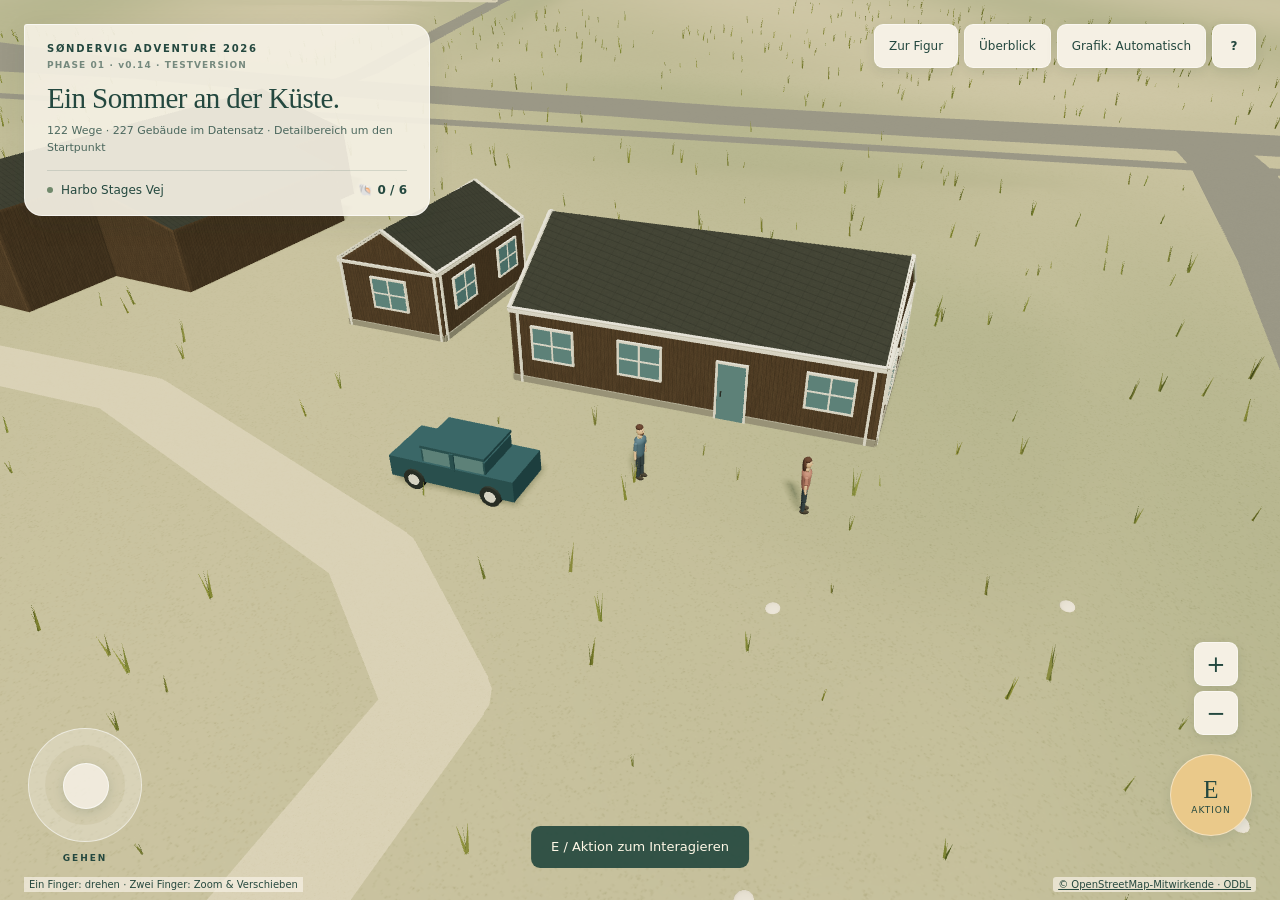
<file: index.html>
<!doctype html><html lang="de"><head><meta charset="utf-8"><meta name="viewport" content="width=device-width,initial-scale=1"><meta http-equiv="refresh" content="0; url=./v0.14/"><title>Søndervig Adventure · Testversion v0.14</title></head><body><p><a href="./v0.14/">Testversion v0.14 öffnen</a></p></body></html>
</file>
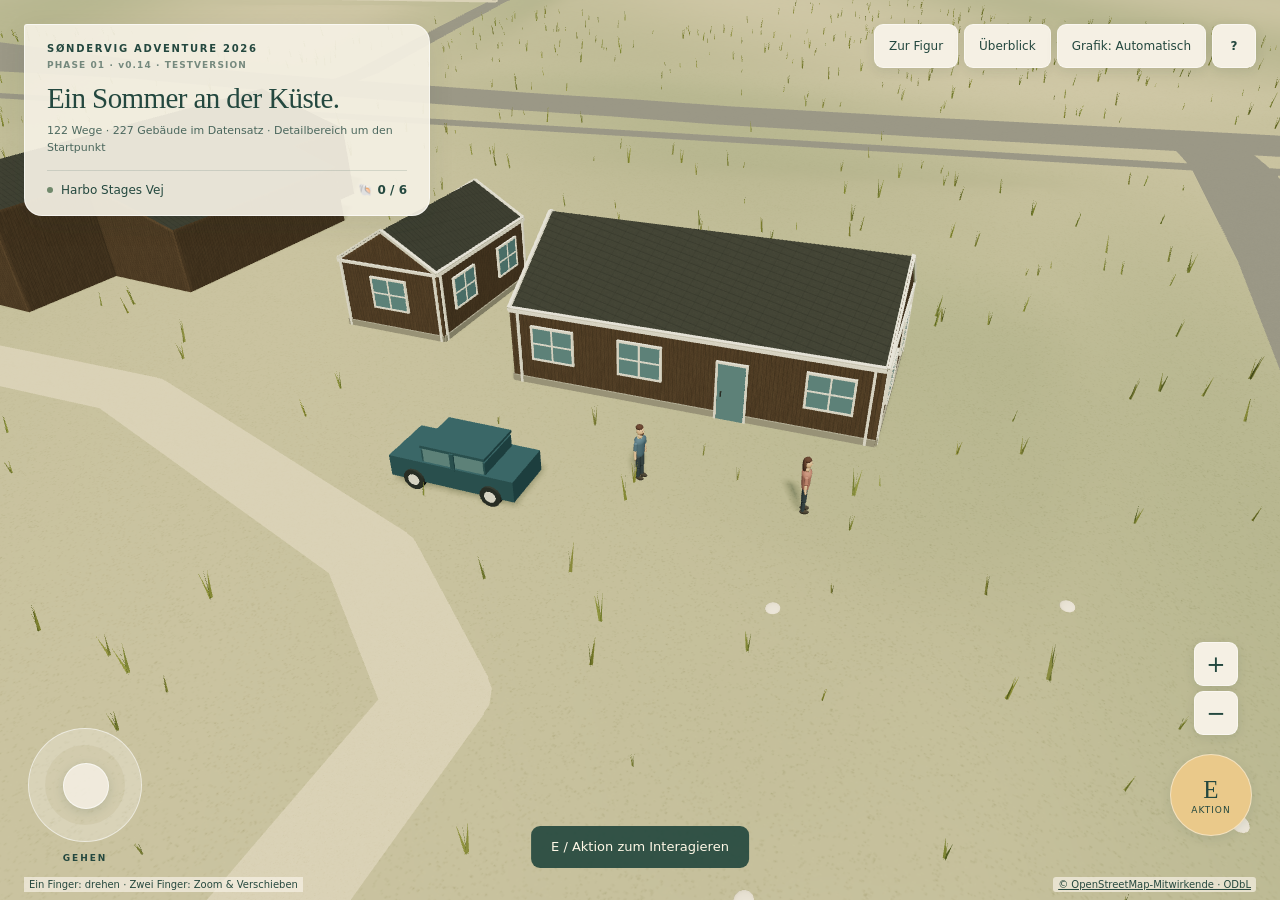
<file: v0.14/index.html>
<!doctype html>
<html lang="de">
<head>
  <meta charset="utf-8">
  <meta name="viewport" content="width=device-width,initial-scale=1,viewport-fit=cover">
  <meta name="theme-color" content="#24483f">
  <link rel="icon" href="data:,">
  <title>Søndervig Adventure · Küstenpfade v0.14</title>
  <link rel="stylesheet" href="./src/game.css">
</head>
<body>
  <main id="game" aria-label="Dreidimensionale Spielwelt"></main>
  <header id="hud">
    <div class="eyebrow">SØNDERVIG ADVENTURE 2026 <span>PHASE 01 · v0.14 · TESTVERSION</span></div>
    <h1>Ein Sommer an der Küste.</h1>
    <p id="status" role="status">Die Nachbarschaft wird geladen …</p>
    <div id="journey"><span class="dot"></span> Harbo Stages Vej <span id="shells">🐚 0 / 6</span></div>
  </header>
  <nav id="tools" aria-label="Ansicht">
    <button id="reset" title="Kamera zur Spielfigur">Zur Figur</button>
    <button id="survey" title="Umgebung von oben ansehen">Überblick</button>
    <button id="quality" title="Grafikqualität wechseln">Grafik: Automatisch</button>
    <button id="help" aria-controls="guide" aria-expanded="false" title="Steuerung und Kartengrundlage">?</button>
  </nav>
  <div id="message" role="status">Erkunde die Nachbarschaft. Am Ferienhaus erfährst du mehr.</div>
  <div id="joystick" role="group" aria-label="Virtueller Joystick: ziehen zum Gehen"><span id="stick"></span><span class="stick-label">GEHEN</span></div>
  <button id="action" aria-label="Interagieren"><span>E</span><small>AKTION</small></button>
  <div id="zoom" aria-label="Zoom"><button id="plus" aria-label="Heranzoomen">+</button><button id="minus" aria-label="Herauszoomen">−</button></div>
  <footer><span>Ein Finger: drehen · Zwei Finger: Zoom &amp; Verschieben</span><a href="https://www.openstreetmap.org/copyright" target="_blank" rel="noopener">© OpenStreetMap-Mitwirkende · ODbL</a></footer>
  <dialog id="guide">
    <h2>Willkommen in Søndervig</h2>
    <p><b>Zu Fuß:</b> WASD / Pfeiltasten oder den Joystick ziehen. Die Bewegung folgt der Kamerarichtung. E / Aktion zum Interagieren und Sammeln.</p>
    <p><b>Kamera:</b> Mit Maus oder einem Finger ziehen. Mausrad / zwei Finger zum Zoomen. Zwei Finger verschieben die Ansicht. Bewegung und Kameradrehung funktionieren gleichzeitig. „Zur Figur“ setzt die Ansicht zurück.</p>
    <p><b>Dieser erste Abschnitt:</b> ein Spaziergang um das Ferienhaus, Gespräche und sechs Muscheln als kleine Suchaufgabe. Das Auto ist hier ein geparktes Hindernis. Ausflugsmissionen sind in diesem Testabschnitt noch nicht enthalten.</p>
    <p class="note">OSM liefert Straßenverläufe und Gebäudegrundrisse. Der bestehende Startmarker liegt bei diesem Gebäude; die Zuordnung zu Harbo Stages Vej 3 / Esmark i6582 ist noch nicht bestätigt. Fassaden, Dachrichtung, Höhen, Gelände, Vegetation und platzierte Spielobjekte sind Näherungen. Muscheln in diesem Abschnitt sind Spielobjekte, kein kartierter Strand. Keine vermessenen Höhen, keine Originalmodelle der Familie.</p>
    <button id="closeGuide">Los geht’s</button>
  </dialog>
  <script type="module" src="./src/game.js"></script>
</body>
</html>
</file>
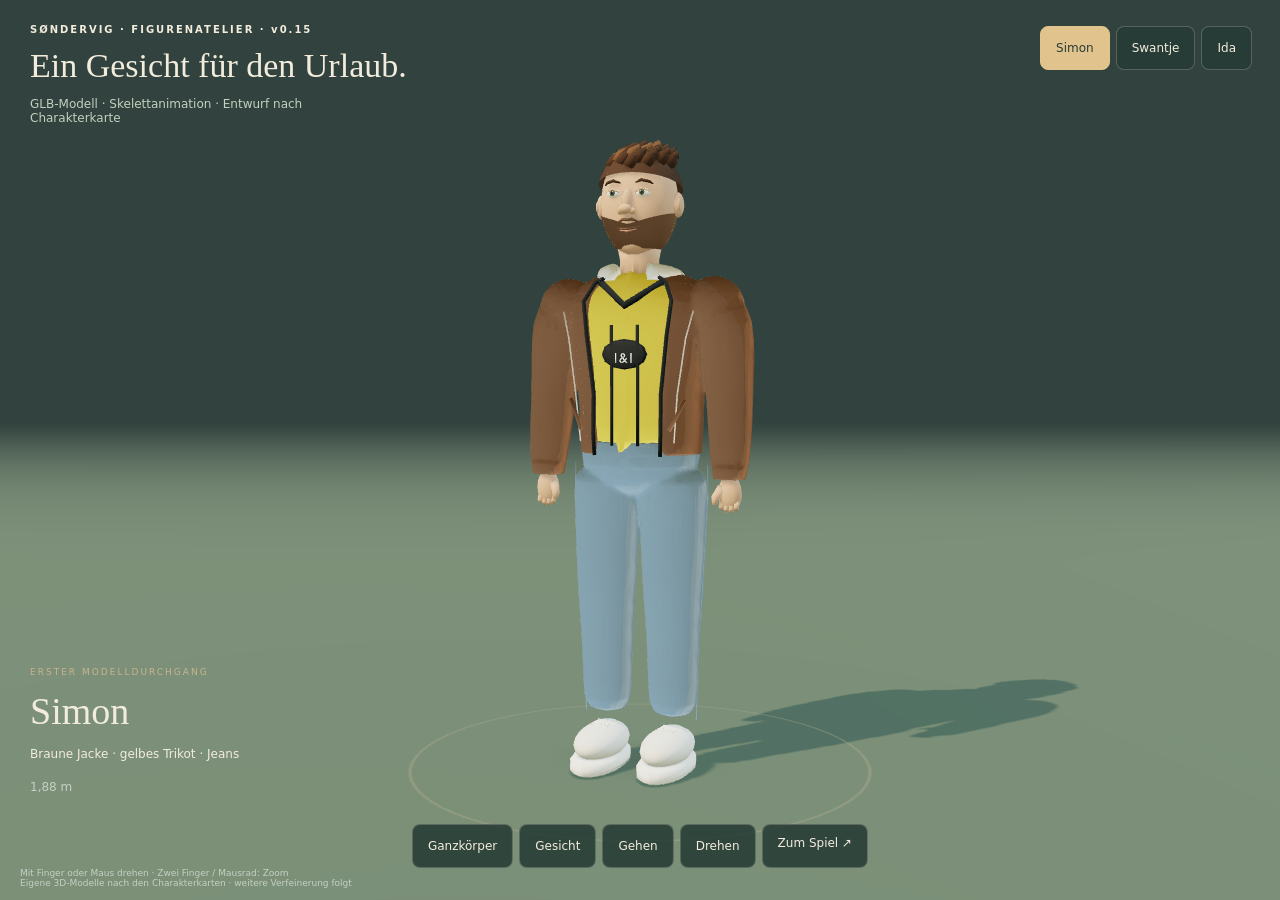
<file: v0.15/character-studio.html>
<!doctype html><html lang="de"><head><meta charset="utf-8"><meta name="viewport" content="width=device-width,initial-scale=1,viewport-fit=cover"><meta name="theme-color" content="#293d38"><link rel="icon" href="data:,"><title>Figurenatelier · Søndervig v0.15</title><link rel="stylesheet" href="./src/studio.css"></head>
<body><main id="stage" aria-label="Interaktive Figurenansicht"></main>
<header><div class="eyebrow">SØNDERVIG · FIGURENATELIER · v0.15</div><h1>Ein Gesicht für den Urlaub.</h1><p id="status" role="status">Figurenmodell wird geladen …</p></header>
<nav id="characters" aria-label="Figur auswählen"><button data-character="simon" aria-pressed="true">Simon</button><button data-character="swantje" aria-pressed="false">Swantje</button><button data-character="ida" aria-pressed="false">Ida</button></nav>
<section id="card"><small>ERSTER MODELLDURCHGANG</small><h2 id="name">Simon</h2><p id="outfit"></p><span id="height"></span></section>
<nav id="views" aria-label="Ansicht"><button id="full">Ganzkörper</button><button id="face">Gesicht</button><button id="walk" aria-pressed="false">Gehen</button><button id="turn" aria-pressed="false">Drehen</button><a href="./osm-3d-preview.html">Zum Spiel ↗</a></nav>
<footer>Mit Finger oder Maus drehen · Zwei Finger / Mausrad: Zoom<br>Eigene 3D-Modelle nach den Charakterkarten · weitere Verfeinerung folgt</footer>
<script type="module" src="./src/studio.js"></script></body></html>
</file>
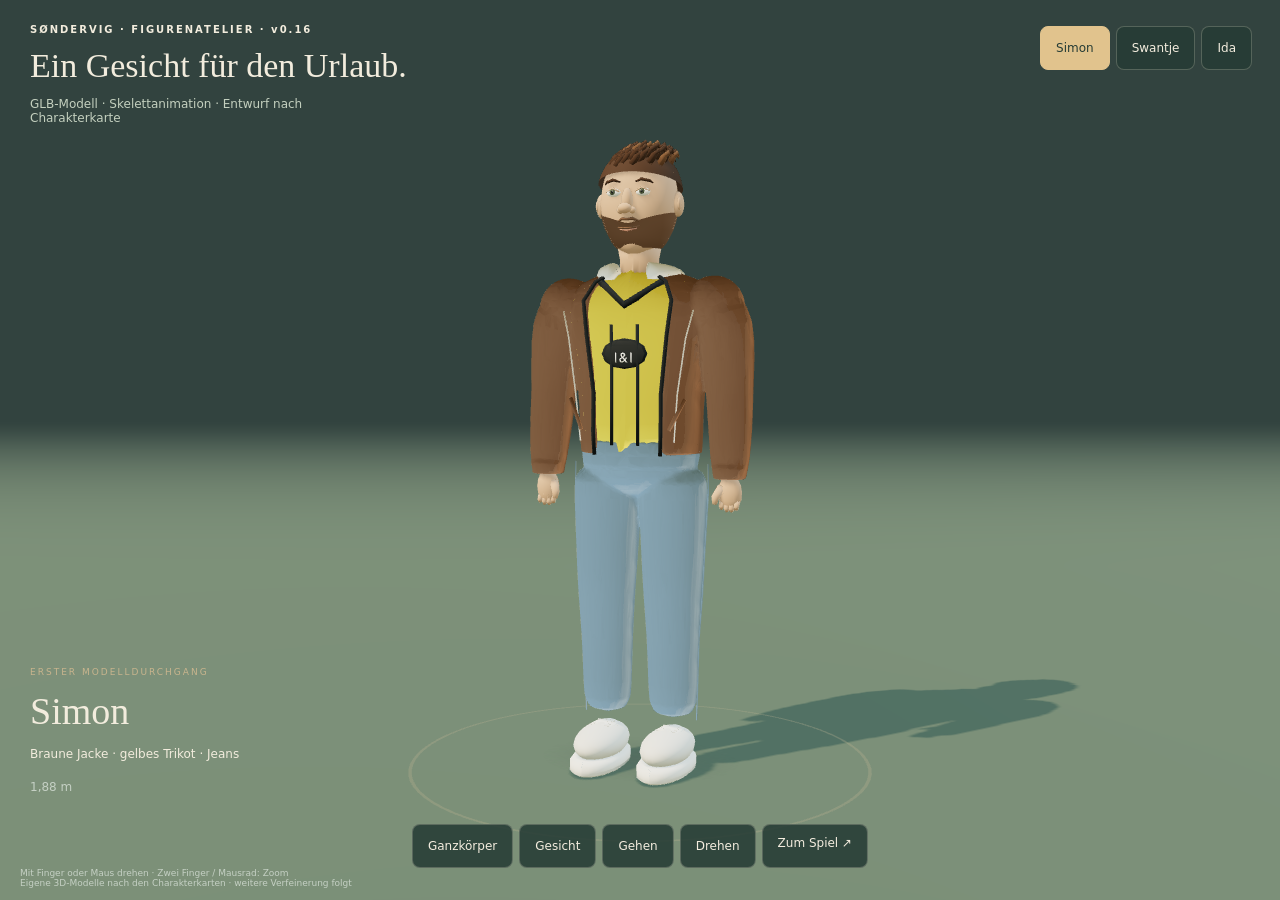
<file: v0.16/character-studio.html>
<!doctype html><html lang="de"><head><meta charset="utf-8"><meta name="viewport" content="width=device-width,initial-scale=1,viewport-fit=cover"><meta name="theme-color" content="#293d38"><link rel="icon" href="data:,"><title>Figurenatelier · Søndervig v0.16</title><link rel="stylesheet" href="./src/studio.css"></head>
<body><main id="stage" aria-label="Interaktive Figurenansicht"></main>
<header><div class="eyebrow">SØNDERVIG · FIGURENATELIER · v0.16</div><h1>Ein Gesicht für den Urlaub.</h1><p id="status" role="status">Figurenmodell wird geladen …</p></header>
<nav id="characters" aria-label="Figur auswählen"><button data-character="simon" aria-pressed="true">Simon</button><button data-character="swantje" aria-pressed="false">Swantje</button><button data-character="ida" aria-pressed="false">Ida</button></nav>
<section id="card"><small>ERSTER MODELLDURCHGANG</small><h2 id="name">Simon</h2><p id="outfit"></p><span id="height"></span></section>
<nav id="views" aria-label="Ansicht"><button id="full">Ganzkörper</button><button id="face">Gesicht</button><button id="walk" aria-pressed="false">Gehen</button><button id="turn" aria-pressed="false">Drehen</button><a href="./osm-3d-preview.html">Zum Spiel ↗</a></nav>
<footer>Mit Finger oder Maus drehen · Zwei Finger / Mausrad: Zoom<br>Eigene 3D-Modelle nach den Charakterkarten · weitere Verfeinerung folgt</footer>
<script type="module" src="./src/studio.js"></script></body></html>
</file>
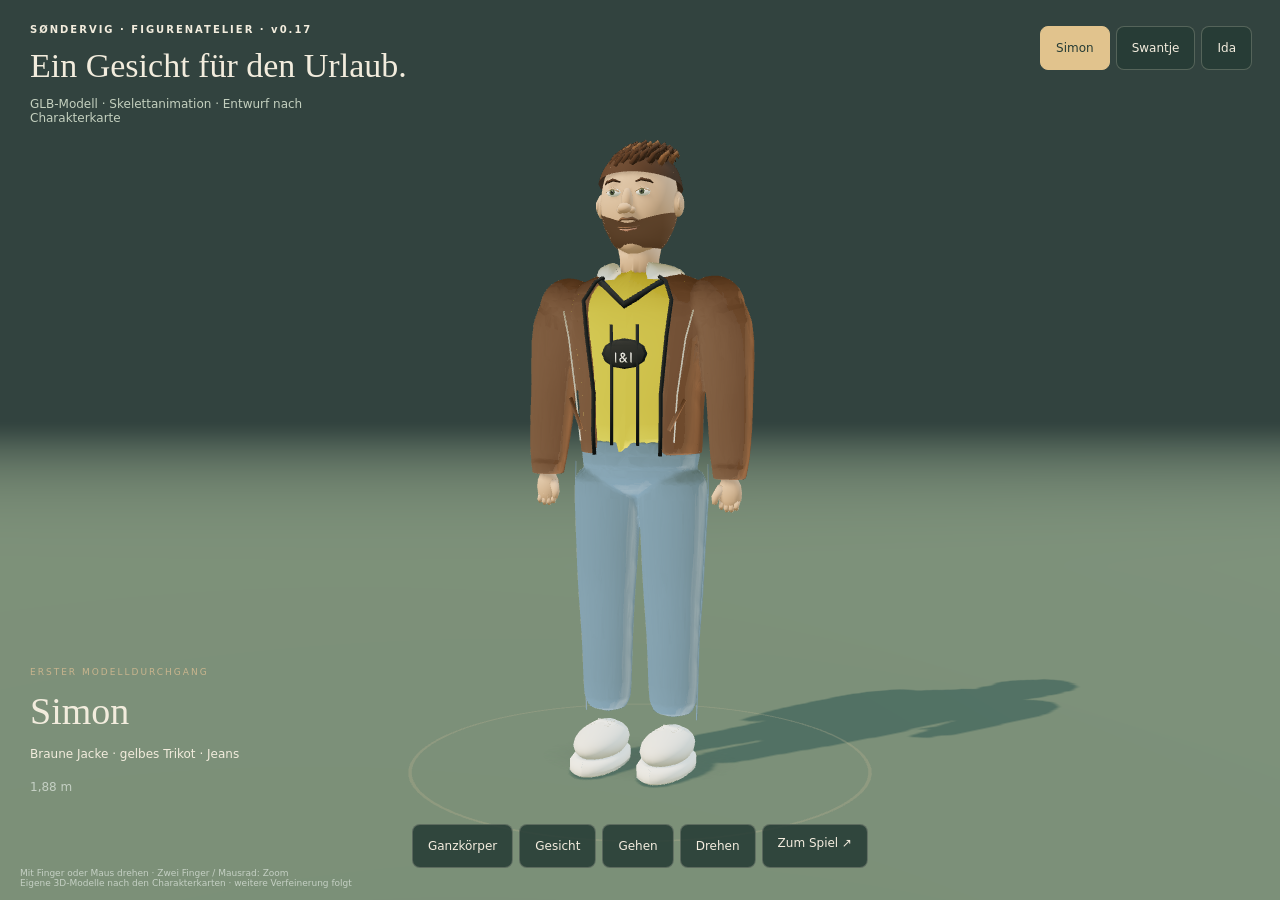
<file: v0.17/character-studio.html>
<!doctype html><html lang="de"><head><meta charset="utf-8"><meta name="viewport" content="width=device-width,initial-scale=1,viewport-fit=cover"><meta name="theme-color" content="#293d38"><link rel="icon" href="data:,"><title>Figurenatelier · Søndervig v0.17</title><link rel="stylesheet" href="./src/studio.css"></head>
<body><main id="stage" aria-label="Interaktive Figurenansicht"></main>
<header><div class="eyebrow">SØNDERVIG · FIGURENATELIER · v0.17</div><h1>Ein Gesicht für den Urlaub.</h1><p id="status" role="status">Figurenmodell wird geladen …</p></header>
<nav id="characters" aria-label="Figur auswählen"><button data-character="simon" aria-pressed="true">Simon</button><button data-character="swantje" aria-pressed="false">Swantje</button><button data-character="ida" aria-pressed="false">Ida</button></nav>
<section id="card"><small>ERSTER MODELLDURCHGANG</small><h2 id="name">Simon</h2><p id="outfit"></p><span id="height"></span></section>
<nav id="views" aria-label="Ansicht"><button id="full">Ganzkörper</button><button id="face">Gesicht</button><button id="walk" aria-pressed="false">Gehen</button><button id="turn" aria-pressed="false">Drehen</button><a href="./osm-3d-preview.html">Zum Spiel ↗</a></nav>
<footer>Mit Finger oder Maus drehen · Zwei Finger / Mausrad: Zoom<br>Eigene 3D-Modelle nach den Charakterkarten · weitere Verfeinerung folgt</footer>
<script type="module" src="./src/studio.js"></script></body></html>
</file>
<file: v0.14/src/game.css>
:root{color-scheme:light;--ink:#24483f;--cream:#f5f0e4;--gold:#eac98a;font-family:system-ui,-apple-system,sans-serif}*{box-sizing:border-box}body,html{margin:0;width:100%;height:100%;overflow:hidden;background:#b7d0d5;color:var(--ink)}canvas{display:block;touch-action:none}button,a,#joystick{-webkit-tap-highlight-color:transparent}button{font:inherit;cursor:pointer;border:1px solid #ffffff70;touch-action:none;color:var(--ink);background:var(--cream);border-radius:9px;min-height:44px;padding:10px 14px;box-shadow:0 3px 12px #18372c18}button:hover{background:#fffaf0}button:focus-visible,a:focus-visible,#joystick:focus-visible{outline:3px solid #d6a04d;outline-offset:3px}button:active{transform:translateY(1px)}#game{position:absolute;inset:0}#hud{position:fixed;left:24px;top:max(24px,env(safe-area-inset-top));max-width:480px;background:#f5f0e4ed;border:1px solid #fff9;border-radius:3px 18px 18px;padding:18px 22px;pointer-events:none;box-shadow:0 8px 28px #18372c14}.eyebrow{font-size:10px;letter-spacing:1.7px;font-weight:750}.eyebrow span{display:block;margin-top:6px;font-size:9px;letter-spacing:1.1px;opacity:.6}h1{font-family:Georgia,serif;font-size:29px;font-weight:400;letter-spacing:-.6px;margin:12px 0 8px}#status{font-size:11px;margin:0;max-width:360px;line-height:1.5;opacity:.8}#journey{display:flex;align-items:center;gap:8px;margin-top:14px;padding-top:12px;border-top:1px solid #24483f25;font-size:12px}.dot{background:#70896b;border-radius:50%;width:6px;height:6px}#shells{margin-left:auto;font-weight:650}#tools{position:fixed;right:24px;top:max(24px,env(safe-area-inset-top));display:flex;gap:6px}#tools button{font-size:12px}#help{font-weight:800;min-width:44px}#message{position:fixed;bottom:calc(32px + env(safe-area-inset-bottom));left:50%;transform:translateX(-50%);padding:12px 20px;border-radius:9px;background:#24483fea;color:#fff8e7;font-size:13px;max-width:min(520px,calc(100vw - 380px));text-align:center;pointer-events:none;line-height:1.4}#joystick{position:fixed;left:max(28px,env(safe-area-inset-left));bottom:calc(58px + env(safe-area-inset-bottom));width:114px;height:114px;border-radius:50%;border:1px solid #fff9;background:#f5f0e432;box-shadow:inset 0 0 0 16px #fff2;touch-action:none;user-select:none}#stick{position:absolute;left:34px;top:34px;width:46px;height:46px;border:1px solid #fff9;border-radius:50%;background:#f5f0e4da;box-shadow:0 3px 12px #17362e24;pointer-events:none}.stick-label{position:absolute;left:0;right:0;bottom:-22px;font-size:9px;letter-spacing:2px;text-align:center;font-weight:700;color:#24483f}#action{position:fixed;right:max(28px,env(safe-area-inset-right));bottom:calc(64px + env(safe-area-inset-bottom));width:82px;height:82px;border-radius:50%;background:var(--gold);display:flex;flex-direction:column;justify-content:center;align-items:center;gap:1px}#action span{font-family:Georgia,serif;font-size:25px}#action small{font-size:9px;letter-spacing:1px}#zoom{position:fixed;right:max(42px,env(safe-area-inset-right));bottom:calc(165px + env(safe-area-inset-bottom));display:flex;flex-direction:column;gap:5px}#zoom button{font-size:23px;padding:4px 10px;width:44px;height:44px}footer{position:fixed;bottom:max(8px,env(safe-area-inset-bottom));left:24px;right:24px;display:flex;justify-content:space-between;gap:10px;font-size:10px;color:#26483e}footer a{color:inherit;background:#f5f0e4b8;padding:2px 5px;border-radius:3px}footer span{background:#f5f0e4b8;padding:2px 5px}dialog{max-width:540px;max-height:85dvh;overflow:auto;padding:28px;background:var(--cream);color:var(--ink);border:0;border-radius:16px;box-shadow:0 20px 70px #162f3466}dialog::backdrop{background:#16332c66}dialog h2{font:28px Georgia,serif;margin-top:0}dialog p{font-size:14px;line-height:1.6}dialog a{color:inherit}.note{opacity:.75;font-size:12px}#closeGuide{background:var(--ink);color:var(--cream)}@media(max-width:760px){#hud{left:12px;top:max(12px,env(safe-area-inset-top));padding:12px 15px;max-width:calc(100vw - 76px)}h1{font-size:23px;margin:8px 0 6px}.eyebrow{font-size:8px;letter-spacing:1px}.eyebrow span{display:inline;margin-left:5px;font-size:8px}#journey{margin-top:9px;padding-top:8px}#tools{top:auto;right:12px;left:12px;bottom:calc(12px + env(safe-area-inset-bottom));justify-content:center}#tools button{font-size:10px;min-height:36px;padding:6px 10px}#help{position:fixed;right:12px;top:max(12px,env(safe-area-inset-top));min-height:44px!important}#message{bottom:calc(66px + env(safe-area-inset-bottom));max-width:calc(100vw - 235px);padding:9px 10px;font-size:11px}#joystick{width:98px;height:98px;left:16px;bottom:calc(92px + env(safe-area-inset-bottom))}#stick{left:26px;top:26px}#action{right:16px;bottom:calc(100px + env(safe-area-inset-bottom));width:72px;height:72px}#zoom{right:30px;bottom:calc(188px + env(safe-area-inset-bottom))}footer{left:6px;right:6px;top:176px;bottom:auto;justify-content:flex-end;font-size:8px;pointer-events:none}footer span{display:none}footer a{pointer-events:auto}#status{font-size:10px;max-width:270px}}@media(max-height:500px){#hud{max-width:350px;padding:9px 14px}h1{font-size:20px;margin:5px 0}#journey{margin-top:6px;padding-top:5px}#joystick{bottom:58px}#action{bottom:65px}#zoom{bottom:155px}#tools{bottom:8px}footer{top:auto;bottom:3px;left:auto}#message{bottom:55px}}
@media(min-width:761px) and (max-height:500px){#tools{top:auto;bottom:10px;left:150px;right:150px;justify-content:center}#tools button{font-size:10px;min-height:36px;padding:6px 10px}#help{position:fixed;top:12px;right:12px;min-height:44px!important}footer{top:12px;bottom:auto;right:65px}footer span{display:none}}
</file>
<file: v0.15/src/studio.css>
*{box-sizing:border-box}html,body{margin:0;overflow:hidden;height:100%;font-family:system-ui,sans-serif;color:#f2ecdd;background:#32433f}canvas{display:block;touch-action:none}header{position:fixed;left:30px;top:max(24px,env(safe-area-inset-top));pointer-events:none}.eyebrow{font-size:10px;font-weight:700;letter-spacing:2px}h1{font:34px Georgia,serif;font-weight:400;margin:12px 0}#status{font-size:12px;color:#c4d0bf;max-width:350px}button,a{font:inherit;border:1px solid #f1e9d43b;border-radius:8px;padding:11px 15px;color:#f4eddf;background:#263c35df;cursor:pointer;touch-action:none;text-decoration:none;font-size:12px;min-height:44px}button[aria-pressed=true]{background:#e1c38d;color:#263c35;border-color:#e1c38d}button:focus-visible,a:focus-visible{outline:3px solid #e1c38d;outline-offset:3px}#characters{position:fixed;right:28px;top:max(26px,env(safe-area-inset-top));display:flex;gap:6px}#card{position:fixed;left:30px;bottom:105px;pointer-events:none;max-width:230px}#card small{font-size:9px;letter-spacing:2px;color:#c8b48d}h2{font:38px Georgia,serif;margin:10px 0}#card p{font-size:12px;line-height:1.6}#height{font-size:12px;color:#c5d0c4}#views{position:fixed;bottom:max(32px,env(safe-area-inset-bottom));left:50%;transform:translateX(-50%);display:flex;gap:6px;white-space:nowrap}footer{position:fixed;bottom:12px;left:20px;font-size:9px;color:#c5d0c4;pointer-events:none}@media(max-width:760px){header{left:18px;top:18px}.eyebrow{font-size:8px;letter-spacing:1px}h1{font-size:26px;margin:10px 0}#status{max-width:300px;font-size:10px}#characters{top:126px;left:18px;right:auto}#characters button{font-size:12px;padding:9px 15px}#card{left:18px;bottom:120px;max-width:160px}#card small{font-size:7px;letter-spacing:1px}h2{font-size:30px;margin:6px 0}#card p{font-size:10px;max-width:150px;margin:4px 0}#views{bottom:54px;gap:4px;width:calc(100vw - 24px);justify-content:center;flex-wrap:wrap}#views button,#views a{font-size:10px;padding:8px 9px;min-height:40px}footer{font-size:8px;left:14px;bottom:14px;max-width:320px}}@media(max-height:500px){h1{font-size:22px}#characters{top:18px;left:auto;right:16px}#card{bottom:76px;max-width:170px}#views{bottom:20px;width:auto;flex-wrap:nowrap}footer{display:none}}
</file>
<file: v0.16/src/studio.css>
*{box-sizing:border-box}html,body{margin:0;overflow:hidden;height:100%;font-family:system-ui,sans-serif;color:#f2ecdd;background:#32433f}canvas{display:block;touch-action:none}header{position:fixed;left:30px;top:max(24px,env(safe-area-inset-top));pointer-events:none}.eyebrow{font-size:10px;font-weight:700;letter-spacing:2px}h1{font:34px Georgia,serif;font-weight:400;margin:12px 0}#status{font-size:12px;color:#c4d0bf;max-width:350px}button,a{font:inherit;border:1px solid #f1e9d43b;border-radius:8px;padding:11px 15px;color:#f4eddf;background:#263c35df;cursor:pointer;touch-action:none;text-decoration:none;font-size:12px;min-height:44px}button[aria-pressed=true]{background:#e1c38d;color:#263c35;border-color:#e1c38d}button:focus-visible,a:focus-visible{outline:3px solid #e1c38d;outline-offset:3px}#characters{position:fixed;right:28px;top:max(26px,env(safe-area-inset-top));display:flex;gap:6px}#card{position:fixed;left:30px;bottom:105px;pointer-events:none;max-width:230px}#card small{font-size:9px;letter-spacing:2px;color:#c8b48d}h2{font:38px Georgia,serif;margin:10px 0}#card p{font-size:12px;line-height:1.6}#height{font-size:12px;color:#c5d0c4}#views{position:fixed;bottom:max(32px,env(safe-area-inset-bottom));left:50%;transform:translateX(-50%);display:flex;gap:6px;white-space:nowrap}footer{position:fixed;bottom:12px;left:20px;font-size:9px;color:#c5d0c4;pointer-events:none}@media(max-width:760px){header{left:18px;top:18px}.eyebrow{font-size:8px;letter-spacing:1px}h1{font-size:26px;margin:10px 0}#status{max-width:300px;font-size:10px}#characters{top:126px;left:18px;right:auto}#characters button{font-size:12px;padding:9px 15px}#card{left:18px;bottom:120px;max-width:160px}#card small{font-size:7px;letter-spacing:1px}h2{font-size:30px;margin:6px 0}#card p{font-size:10px;max-width:150px;margin:4px 0}#views{bottom:54px;gap:4px;width:calc(100vw - 24px);justify-content:center;flex-wrap:wrap}#views button,#views a{font-size:10px;padding:8px 9px;min-height:40px}footer{font-size:8px;left:14px;bottom:14px;max-width:320px}}@media(max-height:500px){h1{font-size:22px}#characters{top:18px;left:auto;right:16px}#card{bottom:76px;max-width:170px}#views{bottom:20px;width:auto;flex-wrap:nowrap}footer{display:none}}
</file>
<file: v0.17/src/studio.css>
*{box-sizing:border-box}html,body{margin:0;overflow:hidden;height:100%;font-family:system-ui,sans-serif;color:#f2ecdd;background:#32433f}canvas{display:block;touch-action:none}header{position:fixed;left:30px;top:max(24px,env(safe-area-inset-top));pointer-events:none}.eyebrow{font-size:10px;font-weight:700;letter-spacing:2px}h1{font:34px Georgia,serif;font-weight:400;margin:12px 0}#status{font-size:12px;color:#c4d0bf;max-width:350px}button,a{font:inherit;border:1px solid #f1e9d43b;border-radius:8px;padding:11px 15px;color:#f4eddf;background:#263c35df;cursor:pointer;touch-action:none;text-decoration:none;font-size:12px;min-height:44px}button[aria-pressed=true]{background:#e1c38d;color:#263c35;border-color:#e1c38d}button:focus-visible,a:focus-visible{outline:3px solid #e1c38d;outline-offset:3px}#characters{position:fixed;right:28px;top:max(26px,env(safe-area-inset-top));display:flex;gap:6px}#card{position:fixed;left:30px;bottom:105px;pointer-events:none;max-width:230px}#card small{font-size:9px;letter-spacing:2px;color:#c8b48d}h2{font:38px Georgia,serif;margin:10px 0}#card p{font-size:12px;line-height:1.6}#height{font-size:12px;color:#c5d0c4}#views{position:fixed;bottom:max(32px,env(safe-area-inset-bottom));left:50%;transform:translateX(-50%);display:flex;gap:6px;white-space:nowrap}footer{position:fixed;bottom:12px;left:20px;font-size:9px;color:#c5d0c4;pointer-events:none}@media(max-width:760px){header{left:18px;top:18px}.eyebrow{font-size:8px;letter-spacing:1px}h1{font-size:26px;margin:10px 0}#status{max-width:300px;font-size:10px}#characters{top:126px;left:18px;right:auto}#characters button{font-size:12px;padding:9px 15px}#card{left:18px;bottom:120px;max-width:160px}#card small{font-size:7px;letter-spacing:1px}h2{font-size:30px;margin:6px 0}#card p{font-size:10px;max-width:150px;margin:4px 0}#views{bottom:54px;gap:4px;width:calc(100vw - 24px);justify-content:center;flex-wrap:wrap}#views button,#views a{font-size:10px;padding:8px 9px;min-height:40px}footer{font-size:8px;left:14px;bottom:14px;max-width:320px}}@media(max-height:500px){h1{font-size:22px}#characters{top:18px;left:auto;right:16px}#card{bottom:76px;max-width:170px}#views{bottom:20px;width:auto;flex-wrap:nowrap}footer{display:none}}
</file>
